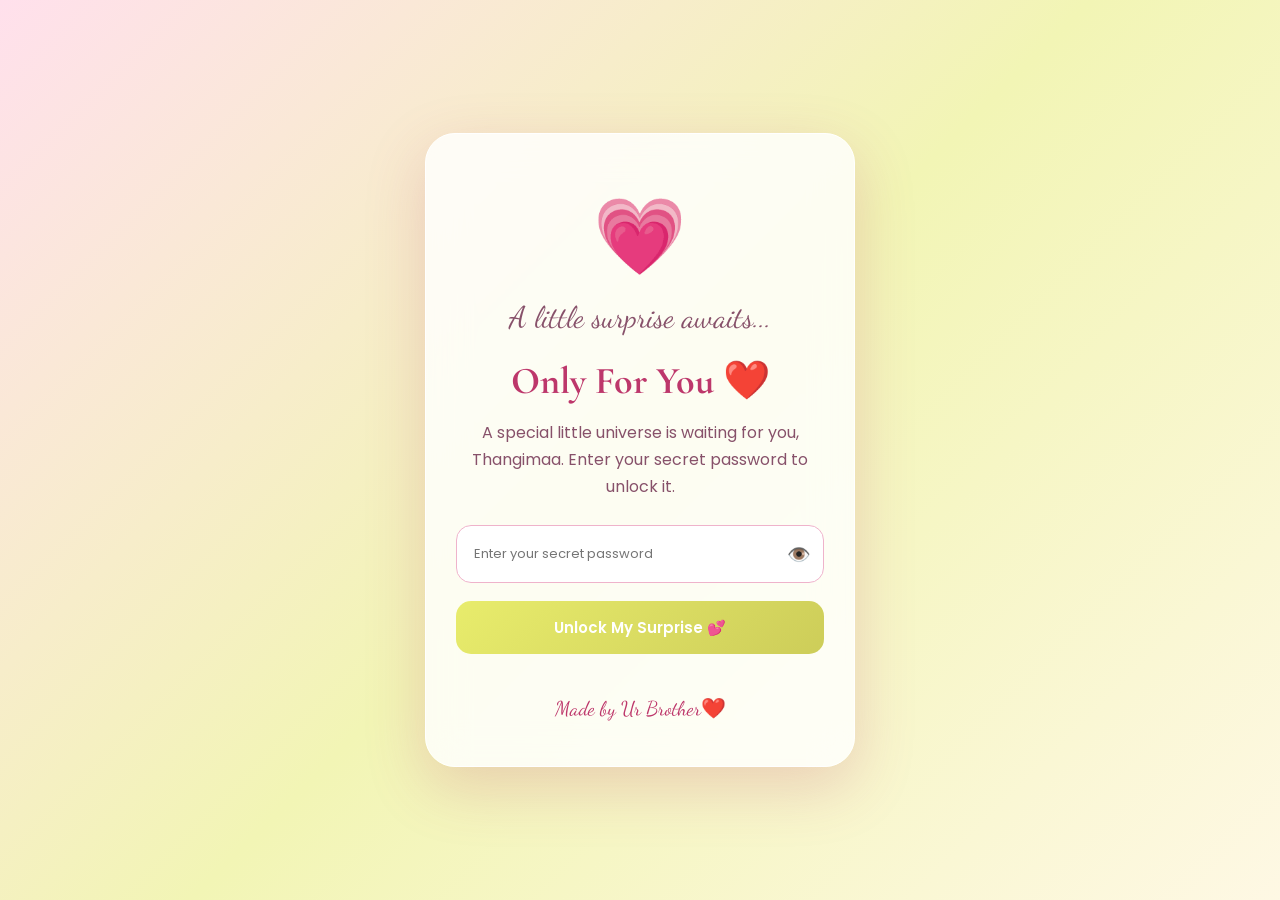
<file: index.html>
<!DOCTYPE html>
<html lang="en">
<head>
  <meta charset="UTF-8" />
  <meta name="viewport" content="width=device-width, initial-scale=1.0" />
  <title>♡𝙼𝚢 Little Forever♡</title>
  <link rel="preconnect" href="https://fonts.googleapis.com" />
  <link rel="preconnect" href="https://fonts.gstatic.com" crossorigin />
  <link href="https://fonts.googleapis.com/css2?family=Cormorant+Garamond:wght@400;500;600;700&family=Dancing+Script:wght@500;600;700&family=Poppins:wght@300;400;500;600;700&display=swap" rel="stylesheet" />
  <link rel="stylesheet" href="style.css" />
</head>
<body style="--hero-image: url('assets/ak.jpeg');">

  <!-- ROMANTIC PASSWORD LOCK -->
  <div id="passwordScreen">
    <div class="lock-card">
      <div class="heart-lock">💗</div>

      <p class="script-text">A little surprise awaits...</p>

      <h1>Only For You ❤️</h1>

      <p>
        A special little universe is waiting for you, Thangimaa.
        Enter your secret password to unlock it.
      </p>

      <form id="passwordForm">
        <div class="password-box">
          <input
            type="password"
            id="sitePassword"
            placeholder="Enter your secret password"
            required
          />
          <button type="button" id="togglePassword">👁️</button>
        </div>

        <button type="submit" class="unlock-btn">
          Unlock My Surprise 💕
        </button>
      </form>

      <p id="passwordError"></p>

      <div class="bottom-heart">Made by Ur Brother❤️</div>
    </div>
  </div>

  <!-- YOUR EXISTING HOMEPAGE STARTS HERE -->
  <div id="siteContent" hidden>

  <div class="cursor-glow"></div>
  <div class="floating-bg"></div>

  <nav class="navbar glass">
    <a href="index.html" class="logo">Akshitha Srinath Reedy</a>
    <div class="nav-links">
      <a href="memories.html">Memories</a>
      <a href="reasons.html">Reasons</a>
      <a href="letter.html">Letter</a>
      <a href="cake.html">Cake</a>
      <a href="final.html">Final</a>
    </div>
  </nav>

  <button class="music-btn" id="musicBtn">♪</button>

  <main class="hero page-section">
    <div class="hero-overlay"></div>
    <section class="hero-content reveal">
      <p class="script-text">a little universe made just for you</p>
      <h1>Happy Birthday To<br><span>My Sweet Sister</span></h1>
      <p class="hero-desc">Today is wrapped in blush light, tiny stars, warm memories, and all the love you deserve.</p>
      <div class="hero-actions">
        <a class="btn primary" href="cake.html">Cut the Small Cake</a>
        <a class="btn ghost" href="letter.html">Read Surprise Letter</a>
      </div>
    </section>

    <aside class="countdown-card glass reveal delay-1">
      <p class="script-text">birthday countdown</p>
      <div class="countdown" id="countdown">
        <div><strong id="days">00</strong><span>Days</span></div>
        <div><strong id="hours">00</strong><span>Hours</span></div>
        <div><strong id="mins">00</strong><span>Mins</span></div>
        <div><strong id="secs">00</strong><span>Secs</span></div>
      </div>
    </aside>
    </main>

  </div>
  <!-- YOUR EXISTING HOMEPAGE ENDS HERE -->

  <script src="script.js"></script>
</body>
</html>
<!-- TEST UPDATE TO GITHUB -->
</file>
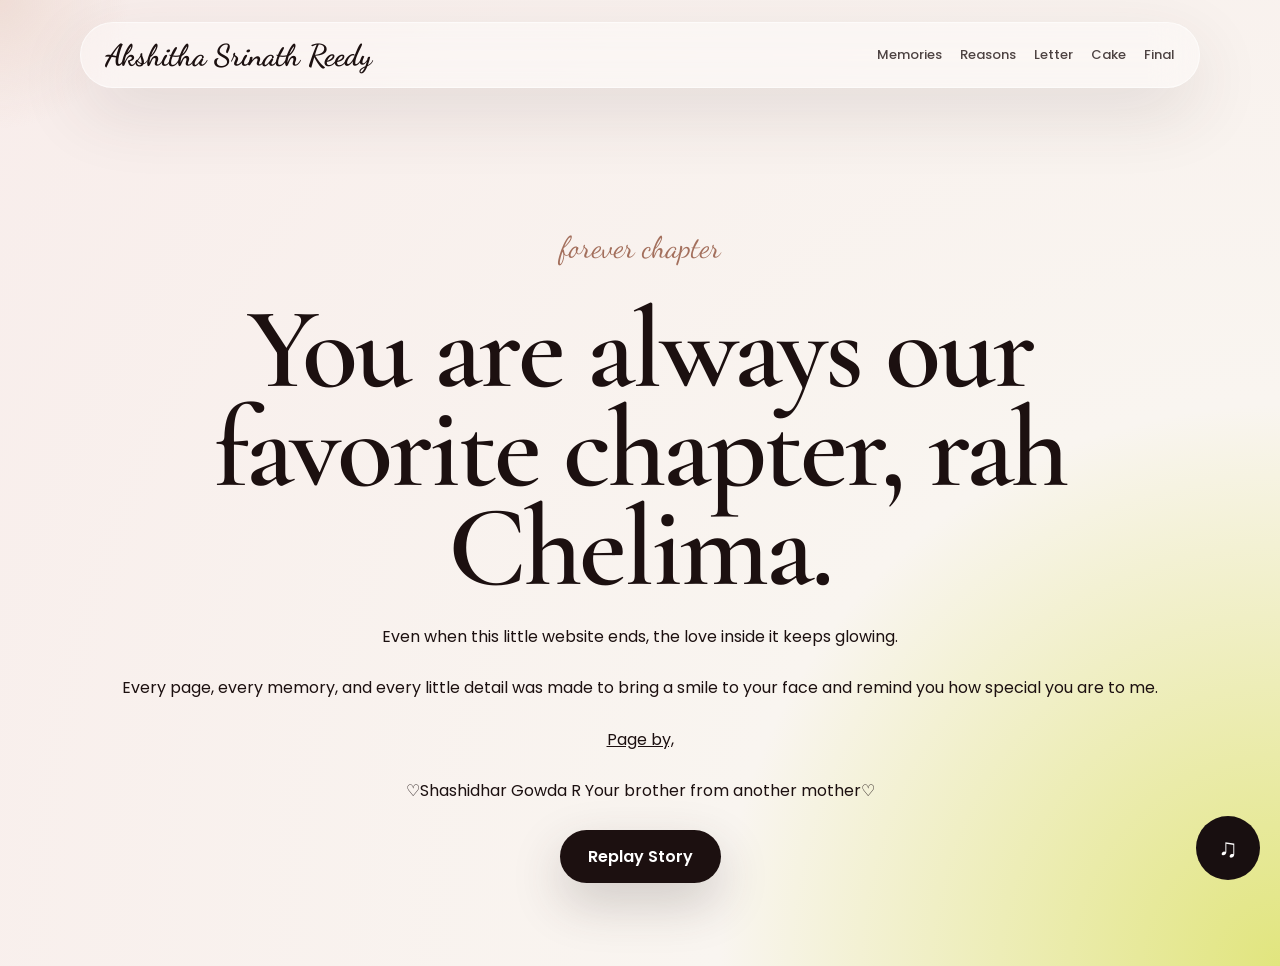
<file: final.html>
<!DOCTYPE html>
<html lang="en">
<head>
  <meta charset="UTF-8" />
  <meta name="viewport" content="width=device-width, initial-scale=1.0" />
  <title>♡𝙼𝚢 Final Chapter Forever♡</title>
  <link href="https://fonts.googleapis.com/css2?family=Cormorant+Garamond:wght@400;500;600;700&family=Dancing+Script:wght@500;600;700&family=Poppins:wght@300;400;500;600;700&display=swap" rel="stylesheet" />
  <link rel="stylesheet" href="style.css" />
</head>
<body>
  <div class="cursor-glow"></div>

  <nav class="navbar glass">
    <a href="index.html" class="logo">Akshitha Srinath Reedy</a>
    <div class="nav-links">
      <a href="memories.html">Memories</a>
      <a href="reasons.html">Reasons</a>
      <a href="letter.html">Letter</a>
      <a href="cake.html">Cake</a>
      <a href="final.html">Final</a>
    </div>
  </nav>

  <main class="final-page reveal">
    <p class="script-text">forever chapter</p>
    <h1>You are always our favorite chapter, rah Chelima.</h1>
    <p>Even when this little website ends, the love inside it keeps glowing.</p>
    <p1>Every page, every memory, and every little detail was made to bring a smile to your face and remind you how special you are to me.</p1>
  <u>Page by,</u> 
    <p2>♡Shashidhar Gowda R Your brother from another mother♡</p2>
  
    <a class="btn primary" href="index.html">Replay Story</a>
  </main>
  <script src="script.js"></script>
</body>
</html>
</file>
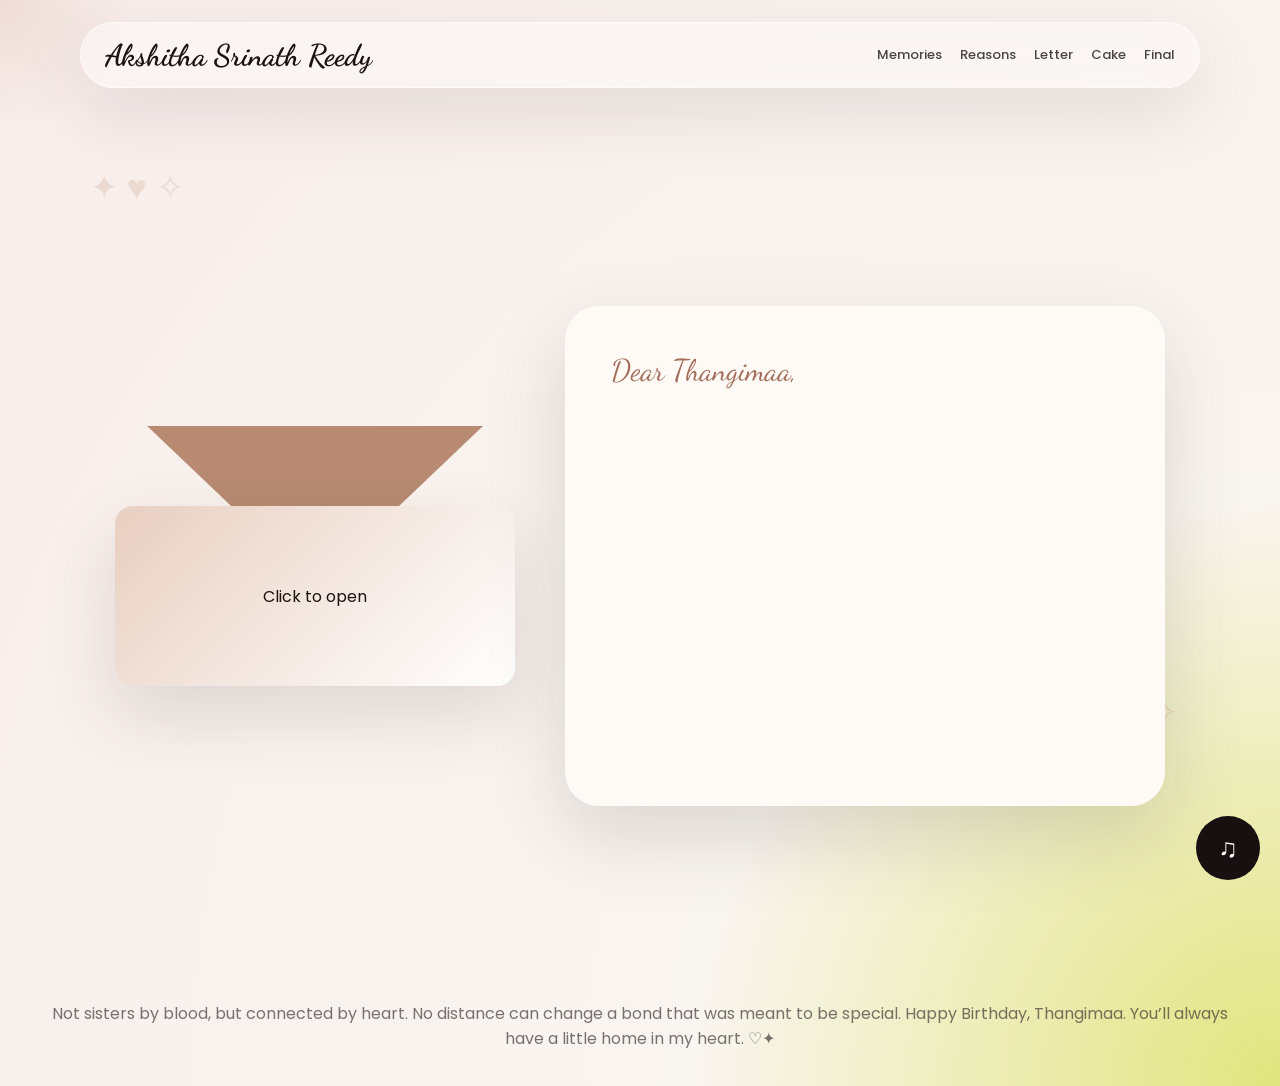
<file: letter.html>
<!DOCTYPE html>
<html lang="en">
<head>
  <meta charset="UTF-8" />
  <meta name="viewport" content="width=device-width, initial-scale=1.0" />
      <title>♡𝙼𝚢 Letter Forever♡</title>
  <link href="https://fonts.googleapis.com/css2?family=Cormorant+Garamond:wght@400;500;600;700&family=Dancing+Script:wght@500;600;700&family=Poppins:wght@300;400;500;600;700&display=swap" rel="stylesheet" />
  <link rel="stylesheet" href="style.css" />
</head>
<body>
  <div class="cursor-glow"></div>
  <div class="floating-bg"></div>

  <nav class="navbar glass">
    <a href="index.html" class="logo">Akshitha Srinath Reedy</a>
    <div class="nav-links">
      <a href="memories.html">Memories</a>
      <a href="reasons.html">Reasons</a>
      <a href="letter.html">Letter</a>
      <a href="cake.html">Cake</a>
      <a href="final.html">Final</a>
    </div>
  </nav>

  <main class="letter-page">
    <section class="envelope reveal" id="envelope">
      <div class="flap"></div>
      <div class="env-body"><p>Click to open</p></div>
    </section>

    <section class="letter-paper reveal delay-1" id="letterPaper">
      <p class="script-text">Dear Thangimaa,</p>
      <p id="typedLetter"></p>
    </section>
  </main>

  <footer class="footer">Not sisters by blood, but connected by heart. No distance can change a bond that was meant to be special. Happy Birthday, Thangimaa. You’ll always have a little home in my heart. ♡✦</footer>
  <script src="script.js"></script>

  
</body>
</html>
</file>
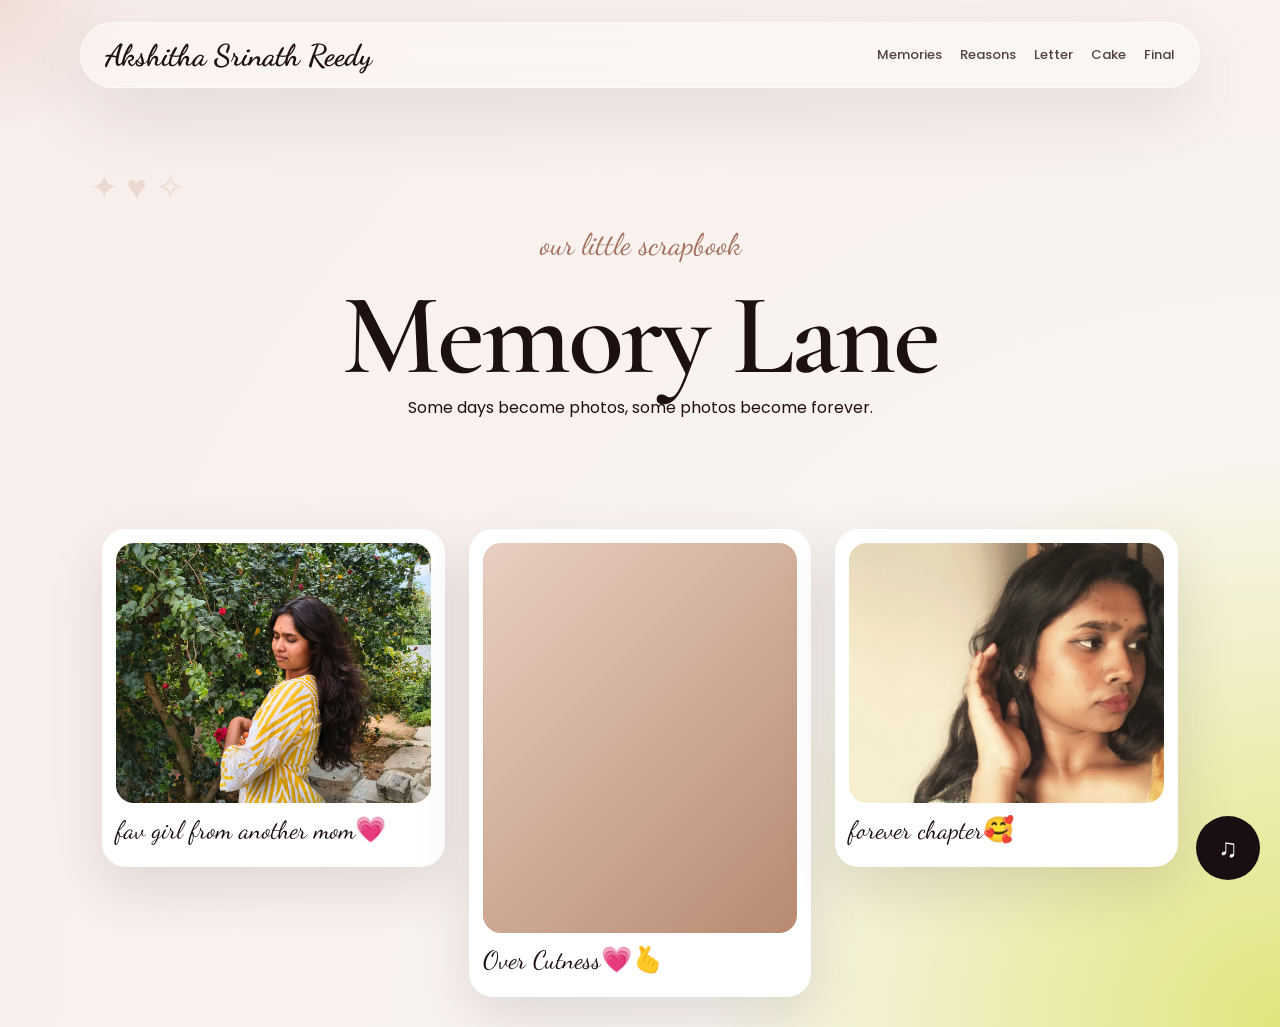
<file: memories.html>
<!DOCTYPE html>
<html lang="en">
<head>
  <meta charset="UTF-8" />
  <meta name="viewport" content="width=device-width, initial-scale=1.0" />
  <title>♡𝙼𝚢 Memories Forever♡</title>
  <link href="https://fonts.googleapis.com/css2?family=Cormorant+Garamond:wght@400;500;600;700&family=Dancing+Script:wght@500;600;700&family=Poppins:wght@300;400;500;600;700&display=swap" rel="stylesheet" />
  <link rel="stylesheet" href="style.css" />
</head>
<body>
  <div class="cursor-glow"></div>
  <div class="floating-bg"></div>

  <nav class="navbar glass">
    <a href="index.html" class="logo">Akshitha Srinath Reedy</a>
    <div class="nav-links">
      <a href="memories.html">Memories</a>
      <a href="reasons.html">Reasons</a>
      <a href="letter.html">Letter</a>
      <a href="cake.html">Cake</a>
      <a href="final.html">Final</a>
    </div>
  </nav>

  <header class="sub-hero reveal">
    <p class="script-text">our little scrapbook</p>
    <h1>Memory Lane</h1>
    <p>Some days become photos, some photos become forever.</p>
  </header>

  <section class="masonry">
    <div class="polaroid reveal">
      <div class="photo" style="background-image: url('assets/1.jpg');"></div>
      <p>fav girl from another mom💗</p>
    </div>
    <div class="polaroid tall reveal delay-1">
      <div class="photo">
  <video autoplay muted loop playsinline>
    <source src="assets/birth.mp4" type="video/mp4">
  </video>
</div>
      <p>Over Cutness💗🫰</p>
    </div>
    <div class="polaroid reveal delay-2">
      <div class="photo" style="background-image: url('assets/ak.jpeg');"></div>
      <p>forever chapter🥰</p>
    </div>
  </section>

  <script src="script.js"></script>

</body>
</html>
</file>
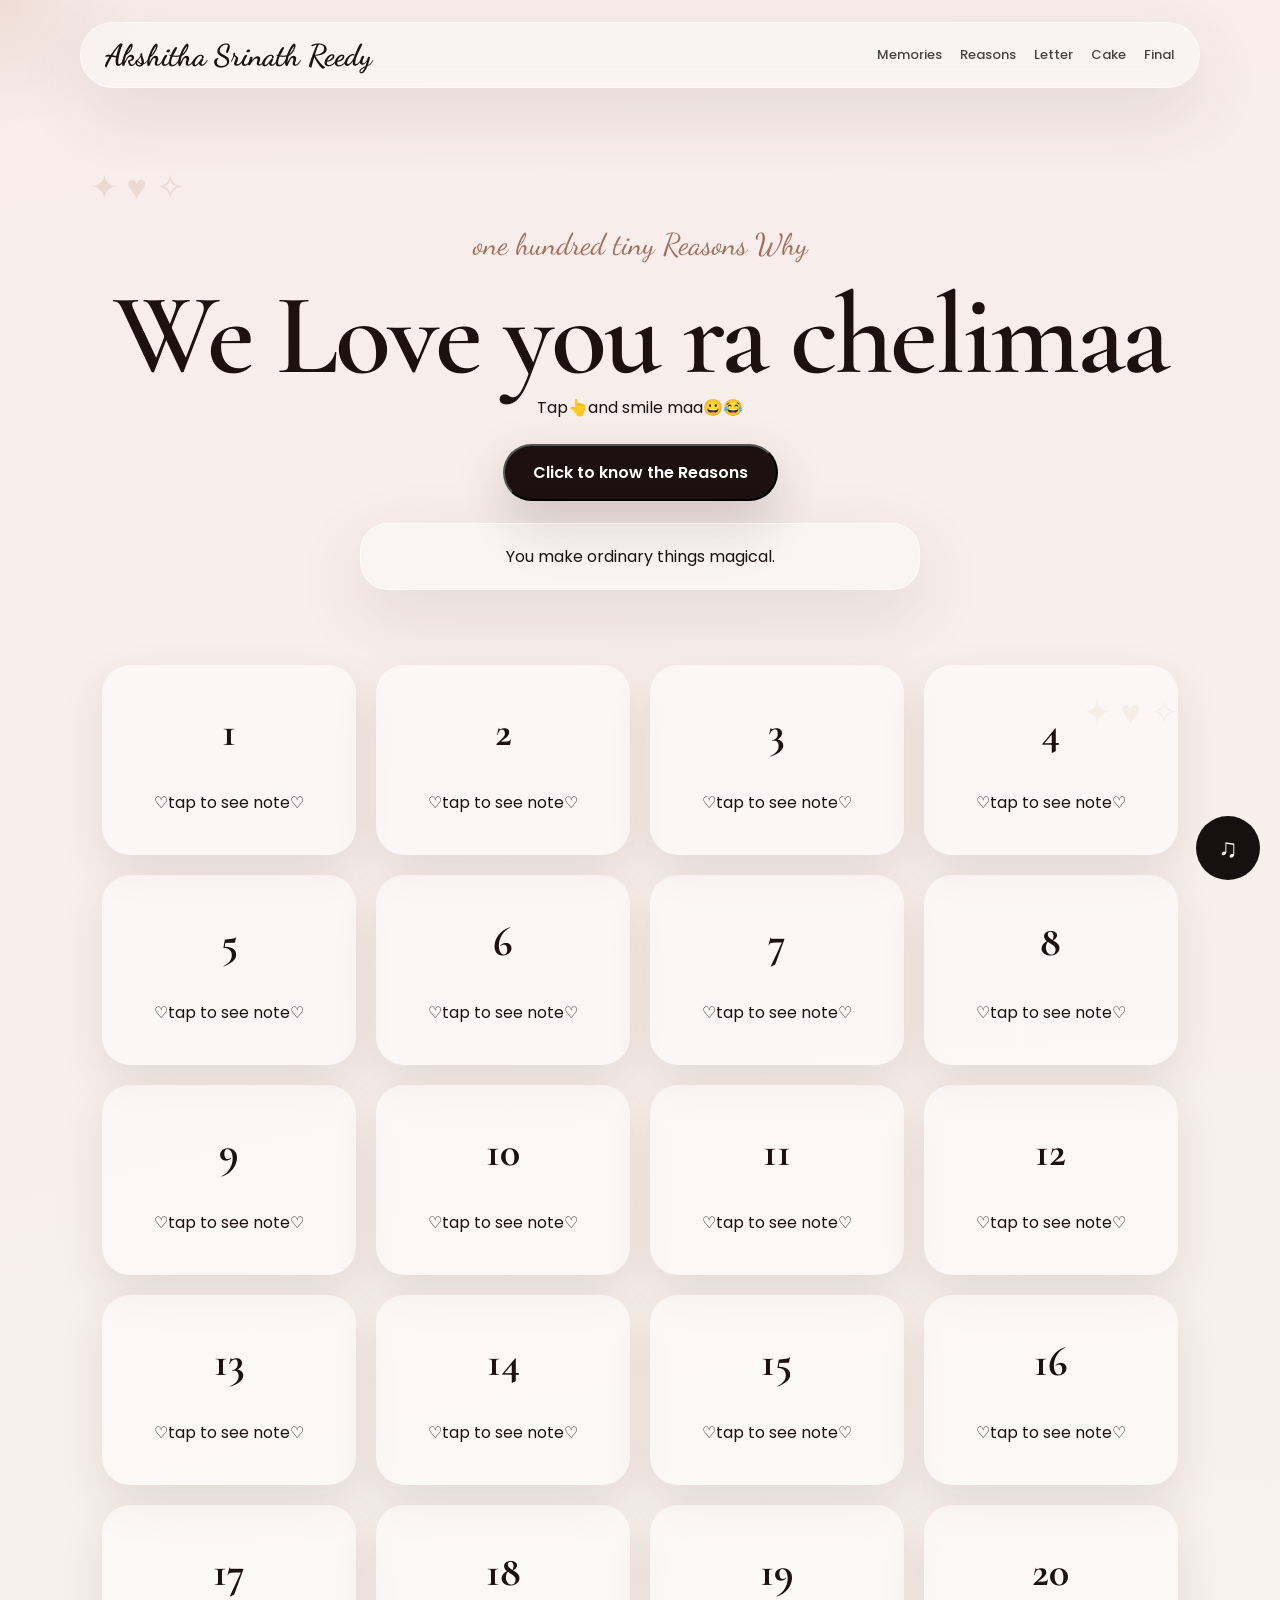
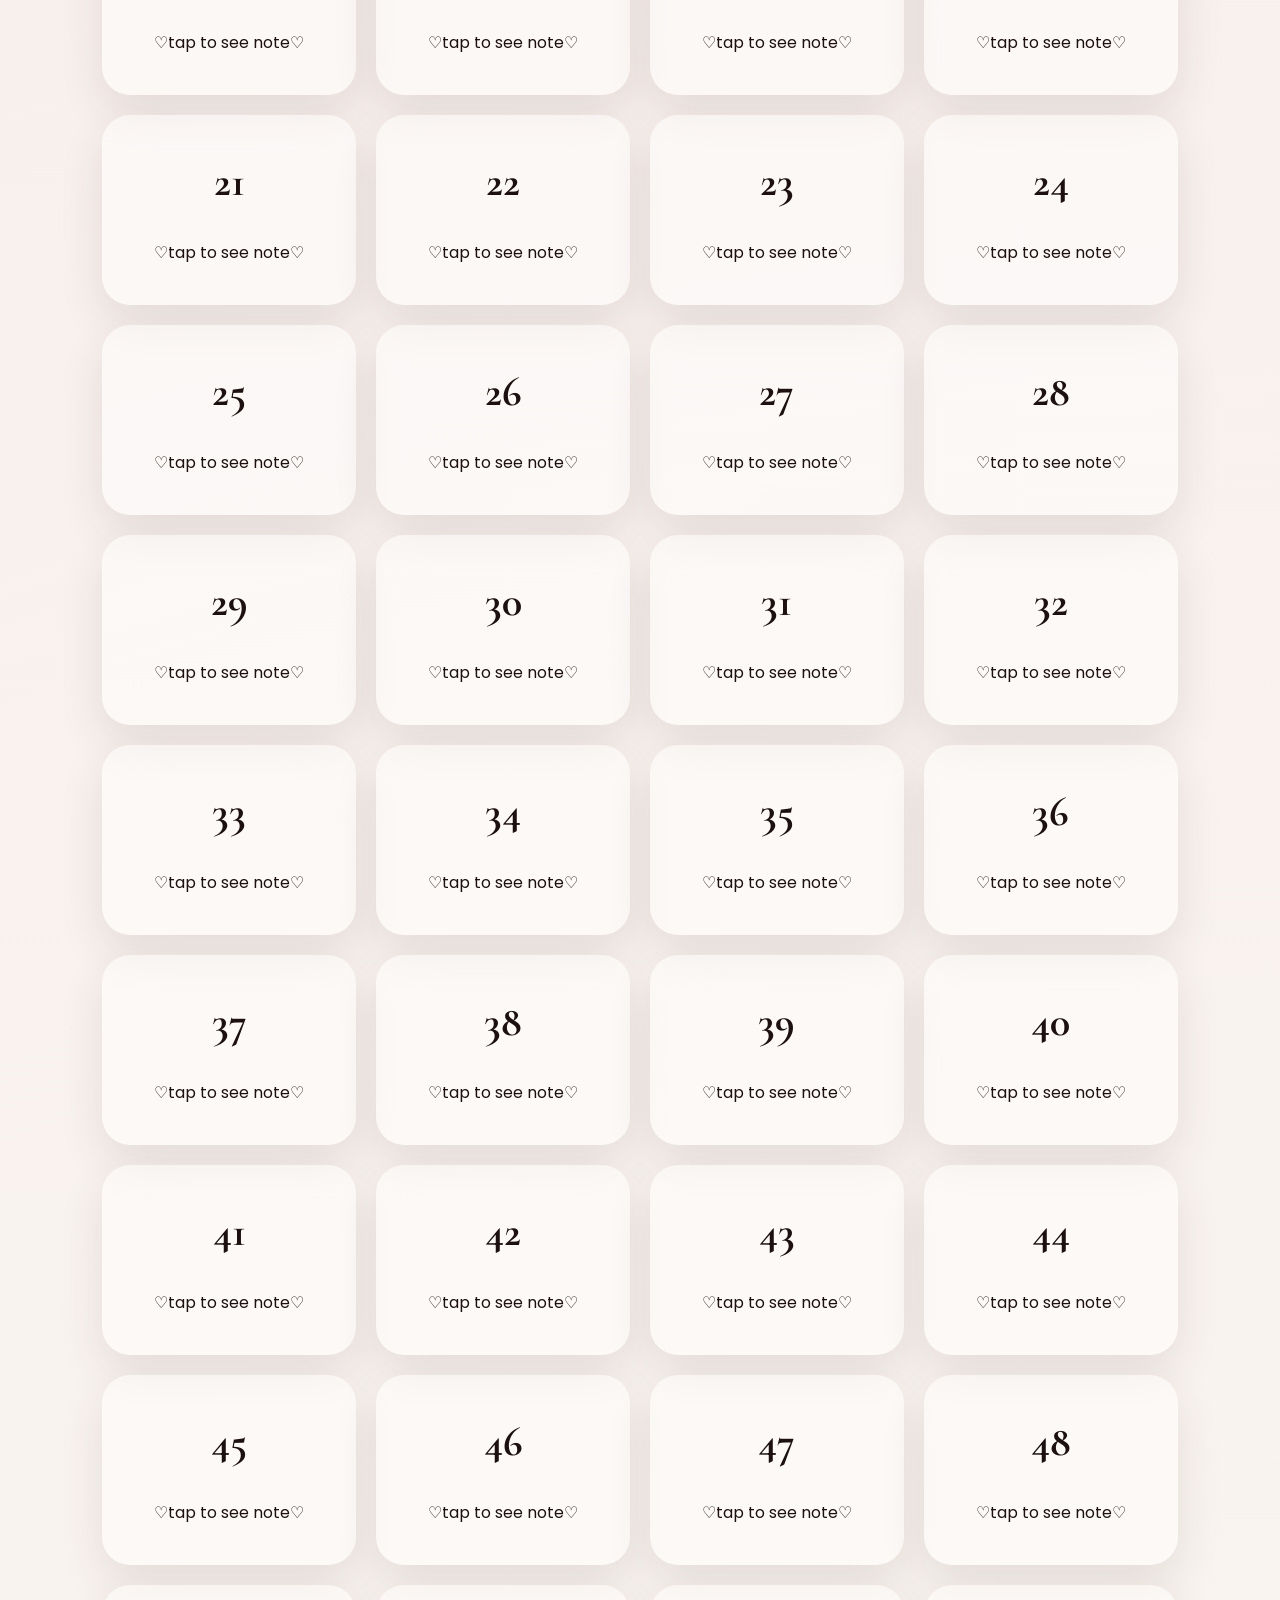
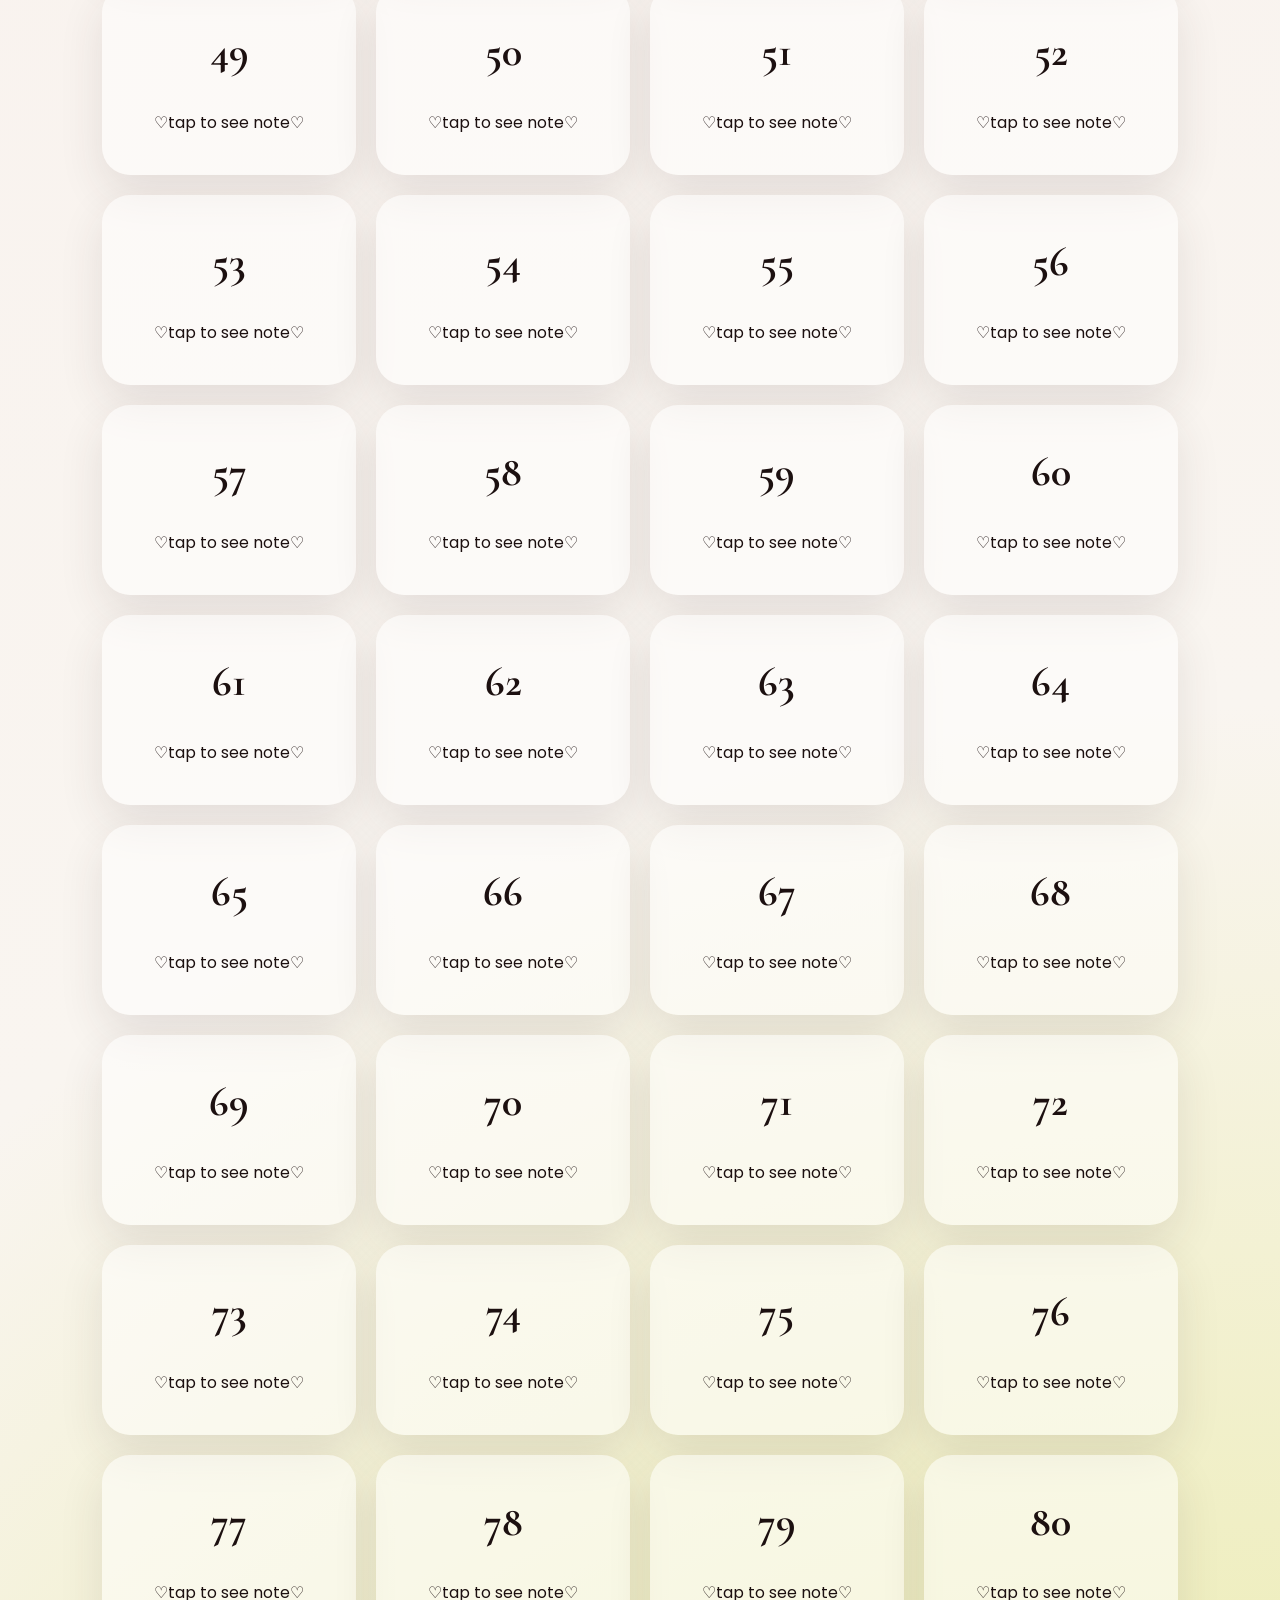
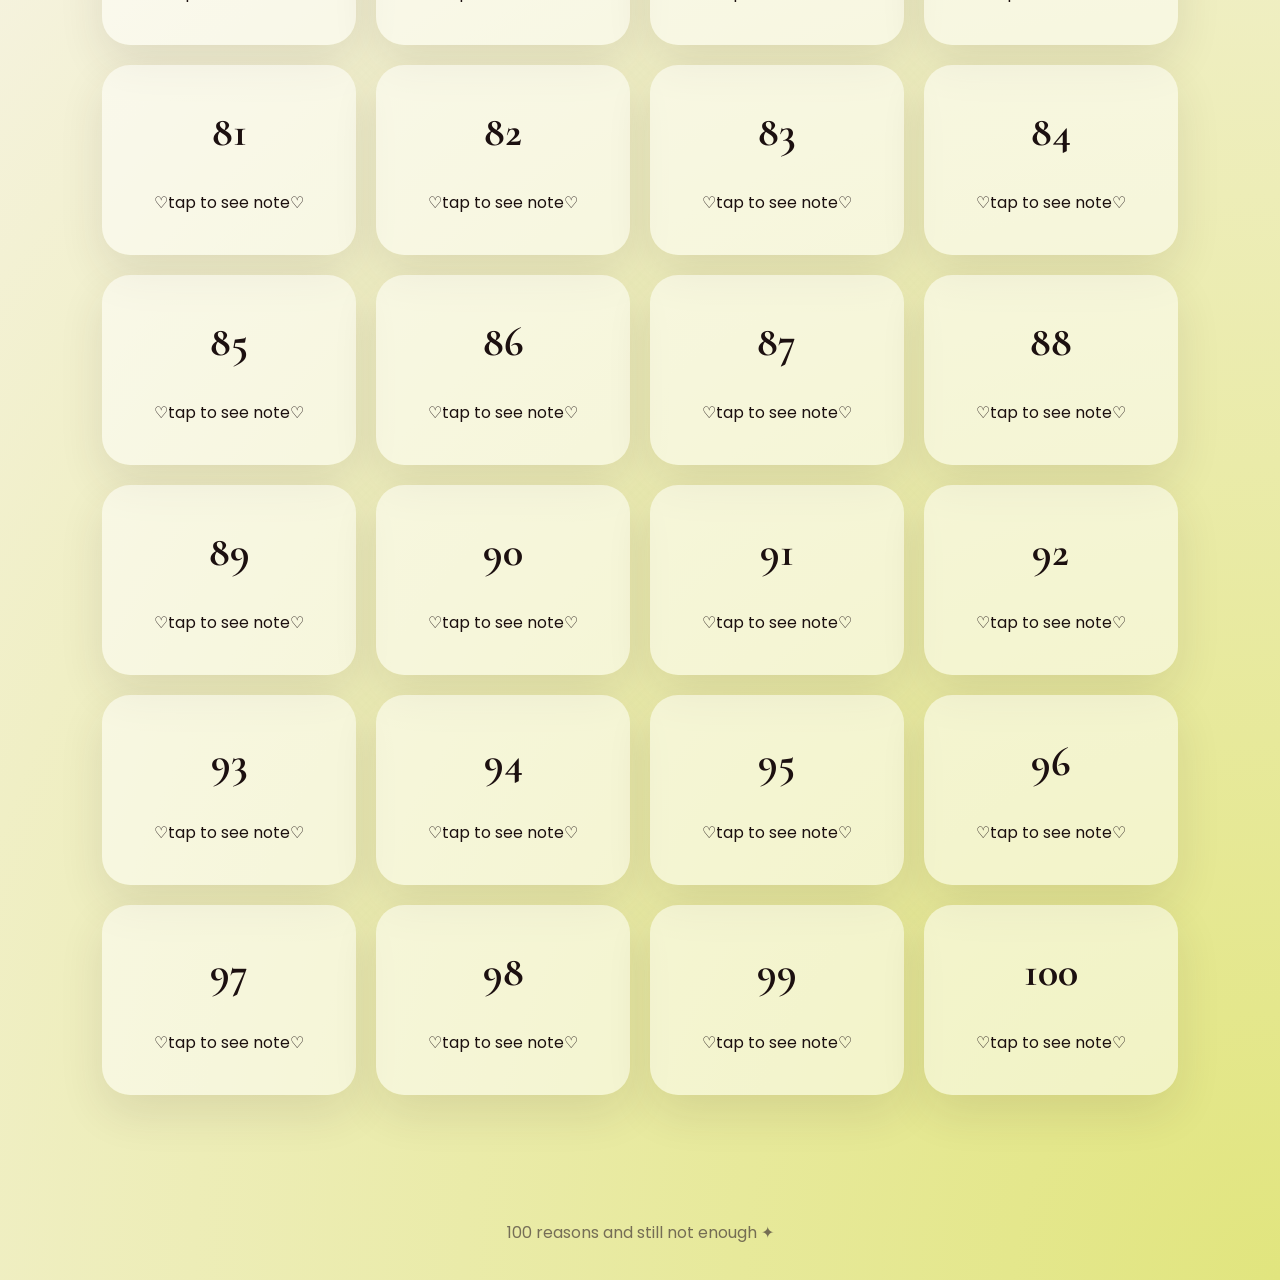
<file: reasons.html>
<!DOCTYPE html>
<html lang="en">
<head>
  <meta charset="UTF-8" />
  <meta name="viewport" content="width=device-width, initial-scale=1.0" />
  <title>♡𝙼𝚢 Reasons Forever♡</title>
  <link href="https://fonts.googleapis.com/css2?family=Cormorant+Garamond:wght@400;500;600;700&family=Dancing+Script:wght@500;600;700&family=Poppins:wght@300;400;500;600;700&display=swap" rel="stylesheet" />
  <link rel="stylesheet" href="style.css" />
</head>
<body>
  <div class="cursor-glow"></div>
  <div class="floating-bg"></div>

  <nav class="navbar glass">
    <a href="index.html" class="logo">Akshitha Srinath Reedy</a>
    <div class="nav-links">
      <a href="memories.html">Memories</a>
      <a href="reasons.html">Reasons</a>
      <a href="letter.html">Letter</a>
      <a href="cake.html">Cake</a>
      <a href="final.html">Final</a>
    </div>
  </nav>

  <header class="sub-hero reveal">
    <p class="script-text">one hundred tiny Reasons Why</p>
    <h1>We Love you ra chelimaa</h1>
    <p>Tap👆and smile maa😀😂</p>
    <button class="btn primary" id="randomReasonBtn">Click to know the Reasons</button>
    <div class="random-reason glass" id="randomReason">You make ordinary things magical.</div>
  </header>

  <section class="reason-grid" id="reasonGrid" data-image-folder="assets" data-image-count="100">
  </section>

  <footer class="footer">100 reasons and still not enough ✦</footer>
  <script src="script.js"></script>
</body>
</html>
</file>
<file: style.css>
:root {
  --warm-white: #f9f5f0;
  --blush: #f8edeb;
  --rose: #e8cfc1;
  --champagne: #b78a71;
  --cocoa: #1c1010;
  --serif: "Cormorant Garamond", serif;
  --script: "Dancing Script", cursive;
  --body: "Poppins", sans-serif;
}

* {
  box-sizing: border-box;
  margin: 0;
  padding: 0;
}

html {
  scroll-behavior: smooth;
}

body {
  min-height: 100vh;
  overflow-x: hidden;
  color: var(--cocoa);
  font-family: var(--body);
  background: radial-gradient(circle at top left, #a59f9f 0%, var(--warm-white) 35%, var(--blush) 100%);
  background: radial-gradient(circle at top right, #d2e98d 0%, var(--warm-white) 35%, var(--blush) 100%);
  background: radial-gradient(circle at bottom right, #e1e57e 0%, var(--warm-white) 35%, var(--blush) 100%);
}

a {
  color: inherit;
  text-decoration: none;
}

button {
  font: inherit;
}

.glass {
  background: rgba(255, 255, 255, 0.35);
  border: 1px solid rgba(255, 255, 255, 0.55);
  backdrop-filter: blur(22px);
  box-shadow: 0 24px 70px rgba(62, 50, 50, 0.12);
}

.navbar {
  position: fixed;
  top: 22px;
  left: 50%;
  z-index: 50;
  width: min(1120px, 92%);
  display: flex;
  align-items: center;
  justify-content: space-between;
  padding: 14px 24px;
  border-radius: 999px;
  transform: translateX(-50%);
}

.logo {
  font-family: var(--script);
  font-size: 30px;
  font-weight: 700;
}

.nav-links {
  display: flex;
  gap: 18px;
  font-size: 13px;
  font-weight: 500;
}

.nav-links a {
  opacity: 0.78;
  transition: 0.3s;
}

.nav-links a:hover {
  color: #9f6a59;
  opacity: 1;
}

.cursor-glow {
  position: fixed;
  z-index: 0;
  width: 280px;
  height: 280px;
  border-radius: 50%;
  pointer-events: none;
  background: radial-gradient(circle, rgba(216, 180, 160, 0.28), transparent 65%);
  transform: translate(-50%, -50%);
}

.floating-bg::before,
.floating-bg::after {
  content: "✦ ♥ ✧";
  position: fixed;
  z-index: 0;
  color: rgba(216, 180, 160, 0.35);
  font-size: 34px;
  animation: float 8s infinite ease-in-out;
}

.floating-bg::before {
  top: 18%;
  left: 7%;
}

.floating-bg::after {
  right: 8%;
  bottom: 18%;
  animation-delay: 2s;
}

.hero,
.page-section {
  min-height: 100vh;
}

.hero {
  position: relative;
  display: grid;
  grid-template-columns: 1.2fr 0.8fr;
  align-items: center;
  padding: 120px 9% 70px;
  background: linear-gradient(120deg, rgba(249, 245, 240, 0.78), rgba(248, 237, 235, 0.65)), var(--hero-image) center/cover;
}

.hero-overlay {
  position: absolute;
  inset: 0;
  background: radial-gradient(circle at 70% 40%, rgba(131, 130, 124, 0.55), transparent 35%);
}

.hero-content,
.countdown-card {
  position: relative;
  z-index: 2;
}

.script-text {
  margin-bottom: 8px;
  color: #a36f5c;
  font-family: var(--script);
  font-size: 30px;
}

.hero h1,
.sub-hero h1,
.final-page h1,
.cake-page h1 {
  font-family: var(--serif);
  font-size: clamp(62px, 9vw, 128px);
  font-weight: 600;
  line-height: 0.86;
  letter-spacing: -3px;
}

.hero h1 span {
  color: #8f5f51;
  font-style: italic;
}

.hero-desc {
  max-width: 560px;
  margin: 28px 0;
  font-size: 18px;
  line-height: 1.8;
}

.btn {
  display: inline-flex;
  align-items: center;
  justify-content: center;
  margin-right: 12px;
  padding: 14px 28px;
  border-radius: 999px;
  font-weight: 600;
  transition: 0.3s;
}

.primary {
  color: #fff;
  background: var(--cocoa);
  box-shadow: 0 20px 50px rgba(62, 50, 50, 0.22);
}

.ghost {
  background: rgba(255, 255, 255, 0.42);
  border: 1px solid rgba(62, 50, 50, 0.1);
}

.btn:hover,
.cut-cake-btn:hover {
  transform: translateY(-4px);
}

.countdown-card {
  max-width: 420px;
  padding: 28px;
  border-radius: 32px;
}

.countdown {
  display: grid;
  grid-template-columns: repeat(4, 1fr);
  gap: 12px;
}

.countdown div {
  padding: 18px 10px;
  text-align: center;
  background: rgba(255, 255, 255, 0.42);
  border-radius: 22px;
}

.countdown strong {
  font-family: var(--serif);
  font-size: 36px;
}

.countdown span {
  display: block;
  font-size: 12px;
}


#musicBtn {
    position: fixed;
    bottom: 20px;
    right: 20px;
    z-index: 99999;
    width: 64px;
    height: 64px;
    border: none;
    border-radius: 50%;
    background: #180f10;
    color: white;
    font-size: 26px;
    cursor: pointer;
}


.sub-hero {
  padding: 150px 8% 55px;
  text-align: center;
}

.sub-hero p {
  max-width: 680px;
  margin: 10px auto 24px;
}

.masonry {
  columns: 3 260px;
  column-gap: 24px;
  padding: 30px 8%;
}

.polaroid {
  break-inside: avoid;
  margin-bottom: 24px;
  padding: 14px 14px 22px;
  background: #fff;
  border-radius: 24px;
  box-shadow: 0 20px 55px rgba(62, 50, 50, 0.14);
  transform: rotate(-1deg);
  transition: 0.35s;
}

.polaroid:nth-child(even) {
  transform: rotate(1.5deg);
}

.polaroid:hover {
  transform: translateY(-8px) rotate(0);
}

.photo {
  height: 260px;
  border-radius: 18px;
  background: linear-gradient(135deg, var(--rose), var(--champagne)) center/cover;
}
.photo video {
  width: 100%;
  height: 100%;
  border-radius: 18px;
  object-fit: cover;
  display: block;
}

.tall .photo {
  height: 390px;
}

.wide .photo {
  height: 230px;
}

.polaroid p {
  margin-top: 12px;
  font-family: var(--script);
  font-size: 25px;
}

.reason-grid {
  display: grid;
  grid-template-columns: repeat(auto-fit, minmax(210px, 1fr));
  gap: 20px;
  padding: 20px 8% 90px;
}

.reason-card {
  height: 190px;
  perspective: 900px;
  cursor: pointer;
}

.reason-inner {
  position: relative;
  width: 100%;
  height: 100%;
  transition: 0.7s;
  transform-style: preserve-3d;
}

.reason-card:hover .reason-inner,
.reason-card:focus-within .reason-inner {
  transform: rotateY(180deg);
}

.reason-front,
.reason-back {
  position: absolute;
  inset: 0;
  display: grid;
  place-items: center;
  padding: 24px;
  text-align: center;
  border-radius: 28px;
  backface-visibility: hidden;
  box-shadow: 0 18px 45px rgba(62, 50, 50, 0.11);
}

.reason-front {
  background: rgba(255, 255, 255, 0.5);
}

.reason-front h3 {
  font-family: var(--serif);
  font-size: 42px;
}

.reason-back {
  color: #fff;
  background-position: center;
  background-size: cover;
  transform: rotateY(180deg);
  place-items: end center;
  padding: 24px 20px 22px;
}

.reason-back p {
  width: 100%;
  margin: 0;
  font-family: var(--script);
  font-size: 25px;
  line-height: 1.25;
  text-shadow: 0 8px 24px rgba(0, 0, 0, 0.55);
}

.random-reason {
  max-width: 560px;
  margin: 22px auto 0;
  padding: 20px;
  border-radius: 28px;
}

.letter-page {
  min-height: 100vh;
  display: grid;
  grid-template-columns: 0.8fr 1.2fr;
  gap: 50px;
  align-items: center;
  padding: 150px 9% 70px;
}

.envelope {
  position: relative;
  height: 260px;
  cursor: pointer;
}

.env-body {
  position: absolute;
  bottom: 0;
  display: grid;
  place-items: center;
  width: 100%;
  height: 180px;
  border-radius: 18px;
  background: linear-gradient(135deg, var(--rose), #fff);
  box-shadow: 0 30px 70px rgba(62, 50, 50, 0.14);
}

.flap {
  position: absolute;
  top: 0;
  left: 8%;
  width: 84%;
  height: 160px;
  background: var(--champagne);
  clip-path: polygon(50% 100%, 0 0, 100% 0);
  transform-origin: top;
  transition: 0.7s;
}

.envelope.open .flap {
  transform: rotateX(180deg);
}

.letter-paper {
  min-height: 500px;
  padding: 46px;
  background: #fffaf5;
  border-radius: 34px;
  box-shadow: 0 30px 80px rgba(62, 50, 50, 0.16);
}

.letter-paper h1 {
  font-family: var(--serif);
  font-size: 58px;
}

.letter-paper p:last-child {
  font-size: 17px;
  line-height: 2;
}

.night {
  color: #fff;
  background: radial-gradient(circle at top, #453636 0%, #191317 70%);
}

.cake-page,
.final-page {
  min-height: 100vh;
  display: grid;
  place-items: center;
  padding: 150px 8% 70px;
  text-align: center;
}

.final-page {
  background: linear-gradient(rgba(25, 19, 23, 0.45), rgba(25, 19, 23, 0.86)), var(--final-image) center/cover;
}

.cake-page h1,
.final-page h1 {
  max-width: 900px;
}


.cake-section {
  position: relative;
  display: flex;
  flex-direction: column;
  align-items: center;
  justify-content: center;
  min-height: 62vh;
  overflow: visible;
}

.cake-glow {
  position: absolute;
  width: 460px;
  height: 460px;
  border-radius: 50%;
  background: radial-gradient(circle, rgba(255, 214, 186, 0.34), transparent 68%);
  filter: blur(2px);
}

.cake-stage-text {
  position: relative;
  z-index: 8;
  margin: 18px auto 28px;
  max-width: 620px;
  padding: 14px 22px;
  border: 1px solid rgba(255, 255, 255, 0.32);
  border-radius: 999px;
  background: rgba(255, 255, 255, 0.13);
  color: rgba(255, 255, 255, 0.88);
  backdrop-filter: blur(14px);
  font-size: 14px;
}

.cake {
  position: relative;
  width: 390px;
  height: 330px;
  margin-bottom: 38px;
  overflow: visible;
}

.plate {
  position: absolute;
  left: 50%;
  bottom: -18px;
  width: 390px;
  height: 34px;
  border-radius: 50%;
  background: rgba(255, 255, 255, 0.34);
  transform: translateX(-50%);
  box-shadow: 0 26px 45px rgba(0, 0, 0, 0.24);
}

.candles {
  position: absolute;
  top: 2px;
  left: 50%;
  z-index: 7;
  display: flex;
  gap: 28px;
  transform: translateX(-50%);
  transition: 0.85s ease;
}

.candle {
  position: relative;
  display: block;
  width: 13px;
  height: 58px;
  margin-top: 24px;
  border-radius: 8px;
  background: repeating-linear-gradient(45deg, #fff 0 7px, #f7a7b5 7px 14px);
  box-shadow: inset 0 -8px 12px rgba(0, 0, 0, 0.08);
}

.flame {
  position: absolute;
  top: -28px;
  left: 50%;
  width: 16px;
  height: 30px;
  border-radius: 50% 50% 45% 45%;
  background: radial-gradient(circle at 50% 65%, #fff7a8 0 24%, #ffd166 25% 56%, #ff7b00 57% 100%);
  transform: translateX(-50%);
  box-shadow: 0 0 18px #ffb347, 0 0 36px rgba(255, 179, 71, 0.72);
  animation: flicker 0.8s infinite alternate;
  transform-origin: bottom center;
  transition: 0.45s ease;
}

.smoke {
  position: absolute;
  top: -30px;
  left: 50%;
  width: 10px;
  height: 10px;
  border-radius: 50%;
  background: rgba(255, 255, 255, 0.72);
  opacity: 0;
  filter: blur(3px);
  transform: translateX(-50%) scale(0.3);
}

.cake.blow .flame {
  opacity: 0;
  transform: translateX(-50%) translateY(12px) scale(0.1) rotate(18deg);
  box-shadow: none;
}

.cake.blow .smoke {
  animation: smokeUp 1.45s ease-out forwards;
}

.cake.blow .candle:nth-child(2) .smoke {
  animation-delay: 0.15s;
}

.cake.blow .candle:nth-child(3) .smoke {
  animation-delay: 0.3s;
}

.cake-top,
.cake-middle,
.cake-bottom,
.cake-slice {
  position: absolute;
  left: 50%;
  border-radius: 22px;
  transform: translateX(-50%);
  transition: 0.9s cubic-bezier(0.22, 0.82, 0.22, 1);
}

.cake-top,
.cake-middle,
.cake-bottom {
  z-index: 3;
  box-shadow: 0 24px 42px rgba(0, 0, 0, 0.22);
  overflow: hidden;
}

.cake-top::after,
.cake-middle::after,
.cake-bottom::after {
  content: "";
  position: absolute;
  inset: 11px 18px auto;
  height: 12px;
  border-radius: 999px;
  background: rgba(255, 255, 255, 0.38);
}

.cake-bottom {
  bottom: 24px;
  width: 330px;
  height: 92px;
  background: linear-gradient(135deg, #e8cfc1, #c8937a);
}

.cake-middle {
  bottom: 104px;
  width: 270px;
  height: 84px;
  background: linear-gradient(135deg, #f8edeb, #e7b7aa);
}

.cake-top {
  bottom: 176px;
  width: 210px;
  height: 74px;
  background: linear-gradient(135deg, #fff5f2, #f1c8bb);
}

.cut-line {
  position: absolute;
  left: 57%;
  bottom: 24px;
  z-index: 6;
  width: 3px;
  height: 228px;
  border-radius: 999px;
  background: rgba(255, 255, 255, 0.85);
  opacity: 0;
  transform: rotate(10deg) scaleY(0);
  transform-origin: top;
  box-shadow: 0 0 18px rgba(255, 255, 255, 0.65);
}

.cake.knife-in .cut-line {
  opacity: 1;
  animation: cutTrace 0.75s ease-in-out forwards;
}

.cake-slice {
  z-index: 5;
  right: 20px;
  left: auto;
  bottom: 24px;
  width: 126px;
  height: 225px;
  border-radius: 18px 22px 20px 18px;
  background: linear-gradient(135deg, #fff5f2 0 30%, #f8edeb 30% 63%, #e8cfc1 63% 100%);
  clip-path: polygon(13% 0, 100% 13%, 78% 100%, 0 100%);
  opacity: 0;
  transform: translateX(-12px) rotate(0deg) scale(0.97);
  box-shadow: 0 28px 48px rgba(0, 0, 0, 0.25);
}

.cake-slice::before {
  content: "";
  position: absolute;
  inset: 0;
  background: radial-gradient(circle at 62% 38%, rgba(195, 92, 92, 0.65) 0 4px, transparent 5px),
    radial-gradient(circle at 48% 72%, rgba(195, 92, 92, 0.55) 0 4px, transparent 5px);
}

.knife {
  position: absolute;
  top: 0;
  right: -170px;
  z-index: 9;
  width: 218px;
  height: 44px;
  opacity: 0;
  transform: translate(80px, -20px) rotate(-34deg);
  transform-origin: right center;
  transition: 1s cubic-bezier(0.22, 0.82, 0.22, 1);
}

.knife-blade {
  position: absolute;
  left: 0;
  top: 12px;
  width: 158px;
  height: 18px;
  border-radius: 999px 4px 4px 999px;
  background: linear-gradient(90deg, #ffffff, #d7d7d7 55%, #9e9e9e);
  box-shadow: 0 14px 28px rgba(0, 0, 0, 0.25);
}

.knife-blade::before {
  content: "";
  position: absolute;
  left: 4px;
  top: 3px;
  width: 120px;
  height: 4px;
  border-radius: 999px;
  background: rgba(255, 255, 255, 0.8);
}

.knife-handle {
  position: absolute;
  right: 0;
  top: 5px;
  width: 68px;
  height: 32px;
  border-radius: 999px;
  background: linear-gradient(135deg, #714948, #3e292d);
  box-shadow: inset 8px 0 10px rgba(255, 255, 255, 0.08), 0 12px 24px rgba(0, 0, 0, 0.28);
}

.cake.knife-in .knife {
  opacity: 1;
  transform: translate(-205px, 128px) rotate(-21deg);
}

.cake.sliced .knife {
  opacity: 0;
  transform: translate(-245px, 170px) rotate(-12deg);
}

.cake.sliced .cake-top,
.cake.sliced .cake-middle,
.cake.sliced .cake-bottom {
  clip-path: polygon(0 0, 62% 0, 52% 100%, 0 100%);
}

.cake.sliced .cake-slice {
  opacity: 1;
  transform: translate(78px, 34px) rotate(12deg) scale(1);
}

.cake.sliced .candles {
  transform: translateX(-83%) translateY(-4px) rotate(-5deg);
}

.cut-cake-btn {
  position: relative;
  z-index: 8;
  padding: 18px 40px;
  color: #3e3232;
  font-size: 18px;
  font-weight: 600;
  cursor: pointer;
  background: rgba(255, 255, 255, 0.82);
  border: 0;
  border-radius: 50px;
  box-shadow: 0 10px 30px rgba(0, 0, 0, 0.16);
  transition: 0.4s;
}

.cut-cake-btn:hover {
  transform: translateY(-4px) scale(1.03);
}

.cut-cake-btn:disabled {
  cursor: default;
  opacity: 0.92;
  transform: none;
}

@keyframes smokeUp {
  0% { opacity: 0; transform: translateX(-50%) translateY(0) scale(0.35); }
  20% { opacity: 0.8; }
  100% { opacity: 0; transform: translateX(-50%) translateY(-58px) scale(2.3); }
}

@keyframes cutTrace {
  0% { transform: rotate(10deg) scaleY(0); }
  100% { transform: rotate(10deg) scaleY(1); }
}

#confetti {
  position: fixed;
  inset: 0;
  pointer-events: none;
}

.footer {
  padding: 35px;
  color: rgba(62, 50, 50, 0.68);
  text-align: center;
}

.night .footer {
  color: rgba(255, 255, 255, 0.65);
}

.reveal {
  opacity: 0;
  transform: translateY(24px);
  animation: reveal 0.8s forwards;
}

.delay-1 {
  animation-delay: 0.18s;
}

.delay-2 {
  animation-delay: 0.34s;
}

@keyframes reveal {
  to {
    opacity: 1;
    transform: none;
  }
}

@keyframes float {
  50% {
    transform: translateY(-26px) rotate(8deg);
  }
}

@keyframes flicker {
  to {
    transform: scale(1.15) translateY(-2px);
    opacity: 0.84;
  }
}

@media (max-width: 900px) {
  .hero,
  .letter-page {
    grid-template-columns: 1fr;
  }

  .nav-links {
    display: none;
  }

  .hero {
    padding-top: 145px;
  }

  .hero h1,
  .sub-hero h1,
  .final-page h1,
  .cake-page h1 {
    font-size: 64px;
  }

  .countdown {
    grid-template-columns: repeat(2, 1fr);
  }

  .cake {
    transform: scale(0.86);
  }
}


/* =========================================================
   RESPONSIVE FIXES
   Added to make the birthday website work nicely on laptops,
   tablets, mobile phones, and very small screens.
   ========================================================= */

html {
  -webkit-text-size-adjust: 100%;
}

body {
  width: 100%;
}

img,
video,
canvas {
  max-width: 100%;
}

main,
header,
section,
footer,
.navbar {
  position: relative;
}

.hero-content,
.countdown-card,
.sub-hero,
.masonry,
.reason-grid,
.letter-page,
.cake-page,
.final-page,
.footer {
  z-index: 1;
}

.navbar {
  gap: 14px;
}

.nav-links {
  min-width: 0;
}

.nav-links a {
  white-space: nowrap;
}

.hero-actions {
  display: flex;
  flex-wrap: wrap;
  gap: 12px;
}

.hero-actions .btn,
.final-page .btn,
.sub-hero .btn {
  margin-right: 0;
}

.countdown-card {
  width: 100%;
  justify-self: center;
}

.masonry {
  width: 100%;
}

.photo {
  overflow: hidden;
  background-position: center;
  background-size: cover;
}

.reason-card:focus .reason-inner {
  transform: rotateY(180deg);
}

.letter-paper,
.random-reason,
.countdown-card,
.polaroid,
.reason-front,
.reason-back {
  overflow-wrap: anywhere;
}

/* Laptop / small desktop */
@media (max-width: 1100px) {
  .hero {
    grid-template-columns: 1fr 0.9fr;
    gap: 36px;
    padding-inline: 6%;
  }

  .letter-page {
    gap: 34px;
    padding-inline: 6%;
  }

  .cake-page,
  .final-page {
    padding-inline: 6%;
  }
}

/* Tablet */
@media (max-width: 900px) {
  .navbar {
    top: 14px;
    width: min(720px, 94%);
    align-items: center;
  }

  .nav-links {
    display: flex;
    gap: 12px;
    max-width: 70%;
    overflow-x: auto;
    padding: 6px 2px 7px;
    scrollbar-width: none;
  }

  .nav-links::-webkit-scrollbar {
    display: none;
  }

  .nav-links a {
    padding: 8px 12px;
    border-radius: 999px;
    background: rgba(255, 255, 255, 0.38);
  }

  .hero,
  .letter-page {
    grid-template-columns: 1fr;
  }

  .hero {
    gap: 36px;
    min-height: auto;
    padding: 145px 6% 70px;
    background-position: center top;
  }

  .hero h1,
  .sub-hero h1,
  .final-page h1,
  .cake-page h1 {
    font-size: clamp(52px, 12vw, 82px);
    letter-spacing: -2px;
  }

  .countdown {
    grid-template-columns: repeat(4, 1fr);
  }

  .sub-hero {
    padding: 135px 6% 45px;
  }

  .masonry {
    columns: 2 240px;
    padding-inline: 6%;
  }

  .reason-grid {
    grid-template-columns: repeat(auto-fit, minmax(180px, 1fr));
    padding-inline: 6%;
  }

  .letter-page {
    min-height: auto;
    padding: 135px 6% 60px;
  }

  .envelope {
    max-width: 460px;
    width: 100%;
    margin: 0 auto;
  }

  .letter-paper {
    min-height: 360px;
  }

  .cake-page,
  .final-page {
    min-height: auto;
    padding: 135px 6% 60px;
  }

  .cake-section {
    min-height: 560px;
  }

  .cake {
    transform: scale(0.86);
    transform-origin: center top;
  }
}

/* Mobile */
@media (max-width: 640px) {
  .glass {
    backdrop-filter: blur(16px);
  }

  .navbar {
    top: 10px;
    width: 94%;
    flex-direction: column;
    justify-content: center;
    padding: 12px 14px;
    border-radius: 26px;
  }

  .logo {
    font-size: 28px;
    line-height: 1;
  }

  .nav-links {
    width: 100%;
    max-width: 100%;
    justify-content: flex-start;
    font-size: 12px;
  }

  .cursor-glow {
    display: none;
  }

  .floating-bg::before,
  .floating-bg::after {
    font-size: 24px;
    opacity: 0.65;
  }

  .hero {
    min-height: 100svh;
    padding: 150px 5% 46px;
    text-align: center;
  }

  .script-text {
    font-size: 25px;
  }

  .hero h1,
  .sub-hero h1,
  .final-page h1,
  .cake-page h1 {
    font-size: clamp(44px, 15vw, 62px);
    line-height: 0.92;
    letter-spacing: -1.4px;
  }

  .hero-desc {
    margin: 22px auto;
    font-size: 15px;
    line-height: 1.75;
  }

  .hero-actions {
    justify-content: center;
  }

  .btn {
    width: min(100%, 280px);
    padding: 13px 20px;
  }

  .countdown-card {
    padding: 20px;
    border-radius: 26px;
  }

  .countdown {
    grid-template-columns: repeat(2, 1fr);
    gap: 10px;
  }

  .countdown div {
    padding: 14px 8px;
    border-radius: 18px;
  }

  .countdown strong {
    font-size: 31px;
  }

  .music-btn {
    right: 18px;
    bottom: 18px;
    width: 50px;
    height: 50px;
    font-size: 22px;
  }

  .sub-hero {
    padding: 145px 5% 35px;
  }

  .sub-hero p {
    font-size: 14px;
    line-height: 1.7;
  }

  .masonry {
    columns: 1;
    padding: 20px 5% 60px;
  }

  .polaroid {
    margin-bottom: 18px;
    border-radius: 22px;
    transform: none;
  }

  .polaroid:nth-child(even),
  .polaroid:hover {
    transform: none;
  }

  .photo,
  .wide .photo {
    height: 245px;
  }

  .tall .photo {
    height: 340px;
  }

  .reason-grid {
    grid-template-columns: 1fr;
    gap: 16px;
    padding: 16px 5% 65px;
  }

  .reason-card {
    height: 172px;
  }

  .reason-front,
  .reason-back {
    border-radius: 24px;
  }

  .reason-back p,
  .polaroid p {
    font-size: 23px;
  }

  .random-reason {
    margin-top: 16px;
    padding: 16px;
    font-size: 14px;
  }

  .letter-page {
    padding: 145px 5% 45px;
    gap: 26px;
  }

  .envelope {
    height: 220px;
  }

  .env-body {
    height: 150px;
  }

  .flap {
    height: 135px;
  }

  .letter-paper {
    min-height: 330px;
    padding: 28px 22px;
    border-radius: 28px;
  }

  .letter-paper p:last-child {
    font-size: 15px;
    line-height: 1.9;
  }

  .cake-page,
  .final-page {
    padding: 145px 5% 48px;
  }

  .final-page p,
  .cake-page p {
    font-size: 14px;
    line-height: 1.7;
  }

  .cake-section {
    min-height: 500px;
    width: 100%;
  }

  .cake-glow {
    width: 320px;
    height: 320px;
  }

  .cake-stage-text {
    width: min(100%, 330px);
    margin-bottom: 12px;
    padding: 12px 16px;
    white-space: normal;
  }

  .cake {
    margin-bottom: -10px;
    transform: scale(0.72);
    transform-origin: center top;
  }

  .cut-cake-btn {
    width: min(100%, 310px);
    padding: 15px 22px;
    font-size: 16px;
  }

  .footer {
    padding: 25px 18px;
    font-size: 13px;
  }
}

/* Very small phones */
@media (max-width: 380px) {
  .navbar {
    width: 96%;
    padding-inline: 10px;
  }

  .nav-links a {
    padding: 7px 10px;
  }

  .hero,
  .sub-hero,
  .letter-page,
  .cake-page,
  .final-page {
    padding-inline: 4%;
  }

  .hero h1,
  .sub-hero h1,
  .final-page h1,
  .cake-page h1 {
    font-size: clamp(39px, 14vw, 50px);
  }

  .script-text {
    font-size: 23px;
  }

  .photo,
  .wide .photo {
    height: 220px;
  }

  .tall .photo {
    height: 300px;
  }

  .countdown strong {
    font-size: 28px;
  }

  .cake-section {
    min-height: 470px;
  }

  .cake {
    transform: scale(0.64);
    margin-bottom: -48px;
  }
}

@media (prefers-reduced-motion: reduce) {
  *,
  *::before,
  *::after {
    scroll-behavior: auto !important;
    animation-duration: 0.001ms !important;
    animation-iteration-count: 1 !important;
    transition-duration: 0.001ms !important;
  }
}



/* PASSWORD SCREEN */

#passwordScreen {
    position: fixed;
    inset: 0;
    z-index: 999999;
    display: flex;
    justify-content: center;
    align-items: center;
    padding: 20px;
    background: linear-gradient(135deg, #b4b486, #bab476, #d5e888);
    font-family: 'Poppins', sans-serif;
}

.lock-card {
    width: 100%;
    max-width: 420px;
    padding: 40px 28px;
    text-align: center;
    background: rgba(223, 221, 171, 0.78);
    border: 1px solid rgba(226, 214, 106, 0.323);
    border-radius: 28px;
    box-shadow: 0 15px 50px rgba(180,70,110,0.2);
}

.heart-lock {
    font-size: 75px;
    animation: heartbeat 1.5s infinite;
}

.lock-card h1 {
    color: #d07095;
    font-size: 27px;
    margin: 15px 0;
}

.lock-card p {
    color: #87516a;
    line-height: 1.6;
}

.password-box {
    display: flex;
    align-items: center;
    margin-top: 25px;
    padding: 5px 12px;
    background: rgba(226, 232, 233, 0.274);
    border: 1px solid #efb3cb;
    border-radius: 14px;
}

.password-box input {
    width: 100%;
    padding: 13px 5px;
    border: none;
    outline: none;
    font-size: 14px;
    background: transparent;
}

.password-box button {
    border: none;
    background: transparent;
    cursor: pointer;
    font-size: 19px;
}

.unlock-btn {
    width: 100%;
    padding: 15px;
    margin-top: 18px;
    border: none;
    border-radius: 14px;
    color: white;
    background: linear-gradient(135deg, #d7d73d, #c83272);
    font-size: 16px;
    font-weight: bold;
    cursor: pointer;
    transition: transform 0.3s;
}

.unlock-btn:hover {
    transform: scale(1.04);
}

#passwordError {
    color: #d22d58;
    font-weight: bold;
    min-height: 22px;
}

.bottom-heart {
    color: #bd376b;
    margin-top: 20px;
}

@keyframes heartbeat {
    0%, 100% { transform: scale(1); }
    50% { transform: scale(1.15); }
}

#passwordScreen.unlocking {
    animation: fadeOut 0.8s forwards;
}

@keyframes fadeOut {
    to {
        opacity: 0;
        visibility: hidden;
    }
}

@media(max-width:480px) {
    .lock-card {
        padding: 30px 20px;
    }

    .lock-card h1 {
        font-size: 23px;
    }
}


/* ===== ROMANTIC PASSWORD LOCK ===== */

#passwordScreen {
    position: fixed;
    inset: 0;
    z-index: 999999;
    display: flex;
    align-items: center;
    justify-content: center;
    padding: 20px;
    background: linear-gradient(135deg, #ffe0ec, #f2f5b5, #fef8e4);
    font-family: 'Poppins', sans-serif;
}

.lock-card {
    width: 100%;
    max-width: 430px;
    padding: 45px 30px;
    text-align: center;
    background: rgba(255,255,255,0.82);
    backdrop-filter: blur(20px);
    border: 1px solid white;
    border-radius: 30px;
    box-shadow: 0 20px 60px rgba(190,70,120,0.22);
}

.heart-lock {
    font-size: 75px;
    animation: heartBeat 1.5s infinite;
}

.lock-card h1 {
    font-family: 'Cormorant Garamond', serif;
    font-size: 38px;
    color: #bd376b;
    margin: 15px 0;
}

.lock-card p {
    color: #87516a;
    line-height: 1.7;
}

.password-box {
    display: flex;
    align-items: center;
    margin-top: 25px;
    padding: 5px 12px;
    background: white;
    border: 1px solid #efb3cb;
    border-radius: 15px;
}

.password-box input {
    flex: 1;
    min-width: 0;
    padding: 13px 5px;
    border: none;
    outline: none;
    background: transparent;
    font-family: 'Poppins', sans-serif;
    font-size: 13px;
}

.password-box button {
    border: none;
    background: transparent;
    cursor: pointer;
    font-size: 19px;
}

.unlock-btn {
    width: 100%;
    padding: 15px;
    margin-top: 18px;
    border: none;
    border-radius: 15px;
    color: white;
    background: linear-gradient(135deg, #e8ec6c, #cdcd59);
    font-family: 'Poppins', sans-serif;
    font-size: 15px;
    font-weight: 600;
    cursor: pointer;
    transition: 0.3s;
}

.unlock-btn:hover {
    transform: translateY(-3px);
    box-shadow: 0 10px 25px rgba(200,50,114,0.3);
}

#passwordError {
    color: #d22d58;
    font-weight: 600;
    min-height: 22px;
}

.bottom-heart {
    color: #bd376b;
    margin-top: 20px;
    font-family: 'Dancing Script', cursive;
    font-size: 20px;
}

@keyframes heartBeat {
    0%, 100% { transform: scale(1); }
    50% { transform: scale(1.15); }
}

#passwordScreen.unlocking {
    animation: passwordFade 0.8s forwards;
}

@keyframes passwordFade {
    to {
        opacity: 0;
        visibility: hidden;
    }
}

@media(max-width: 480px) {
    .lock-card {
        padding: 35px 22px;
    }

    .lock-card h1 {
        font-size: 31px;
    }
}
</file>
